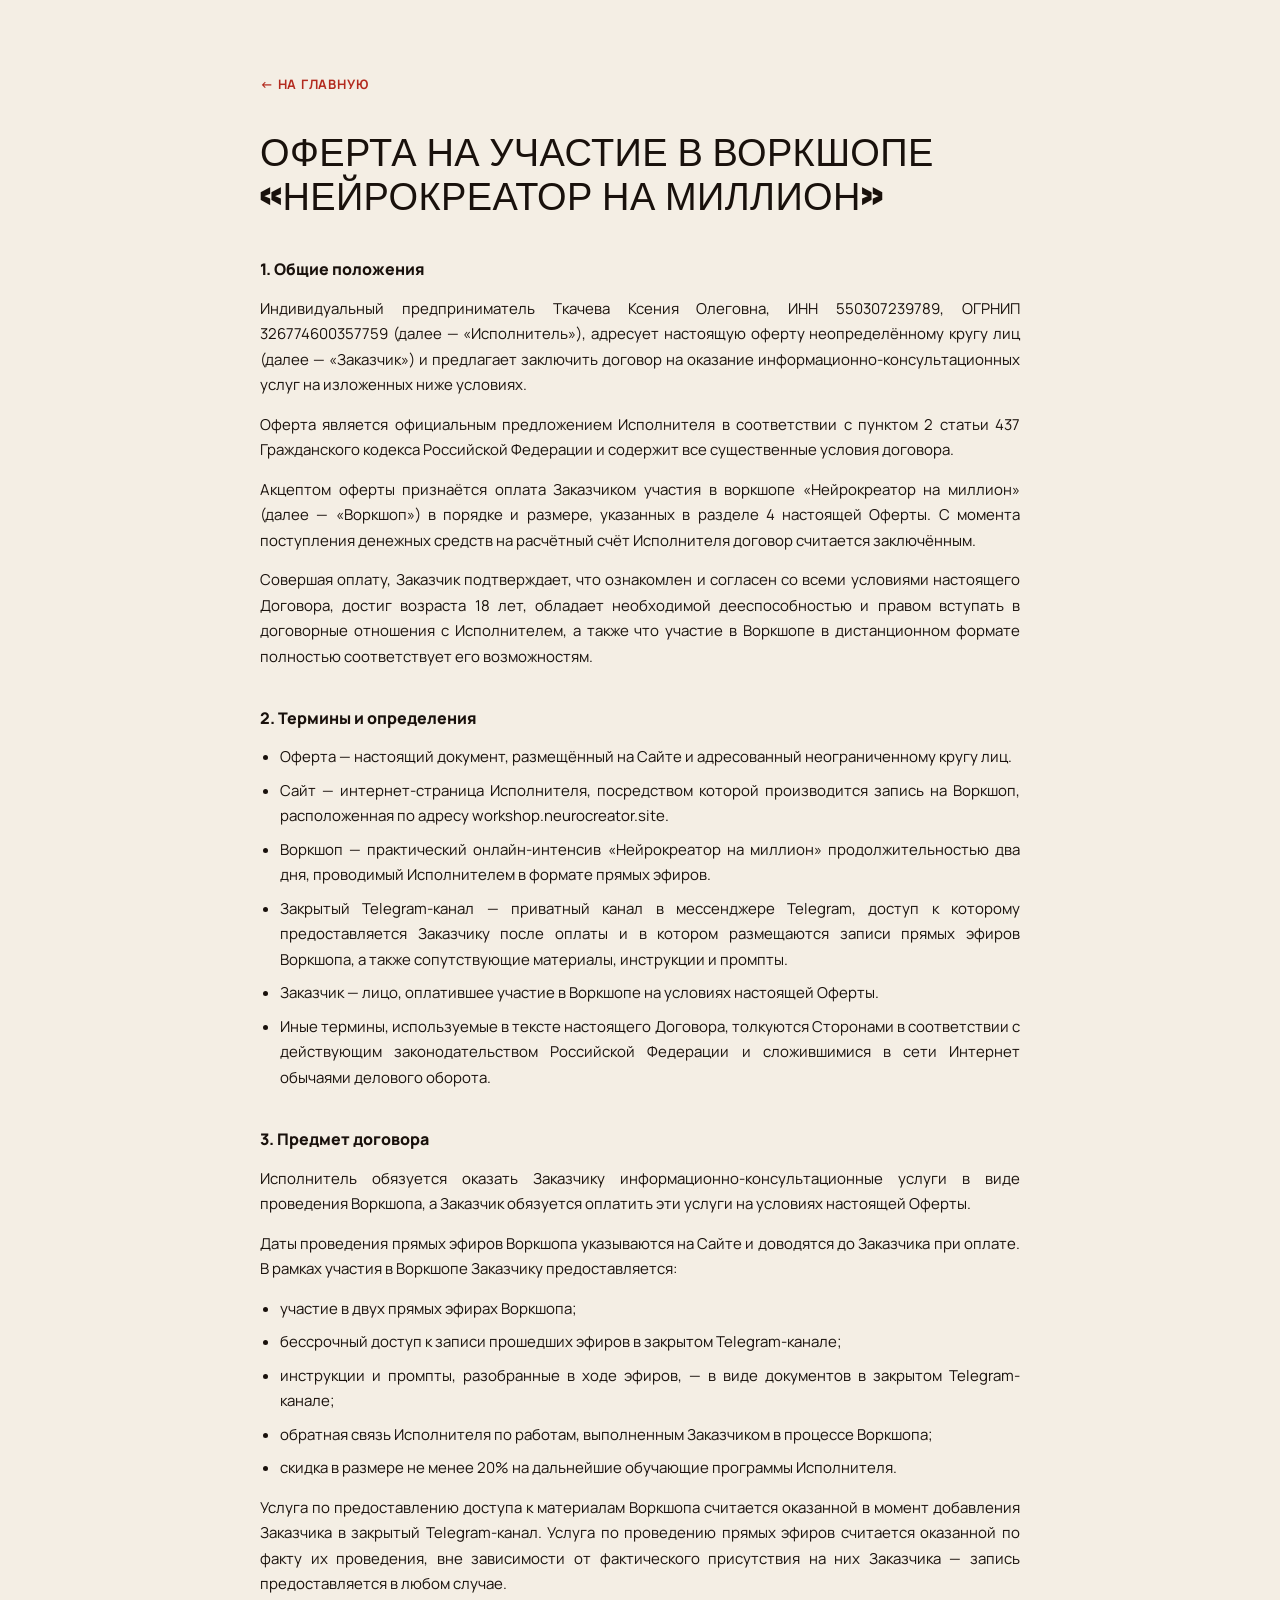
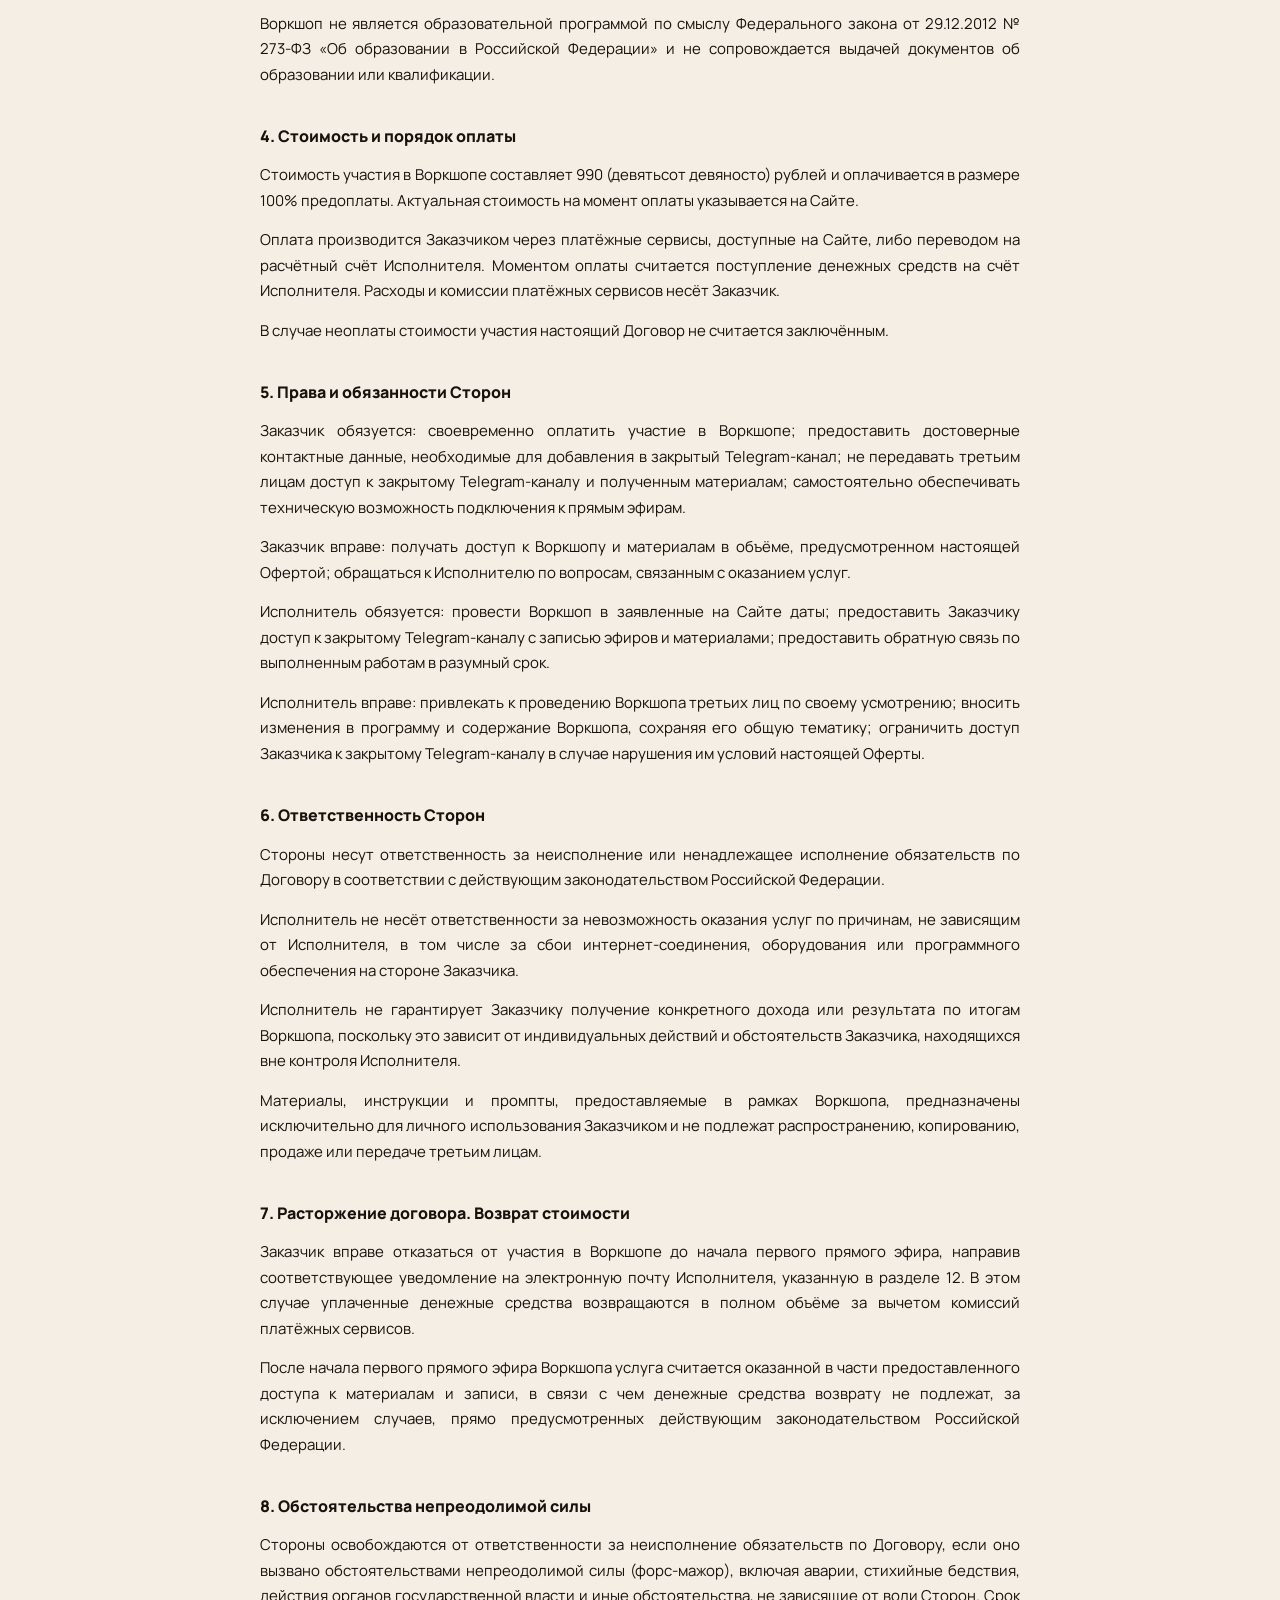
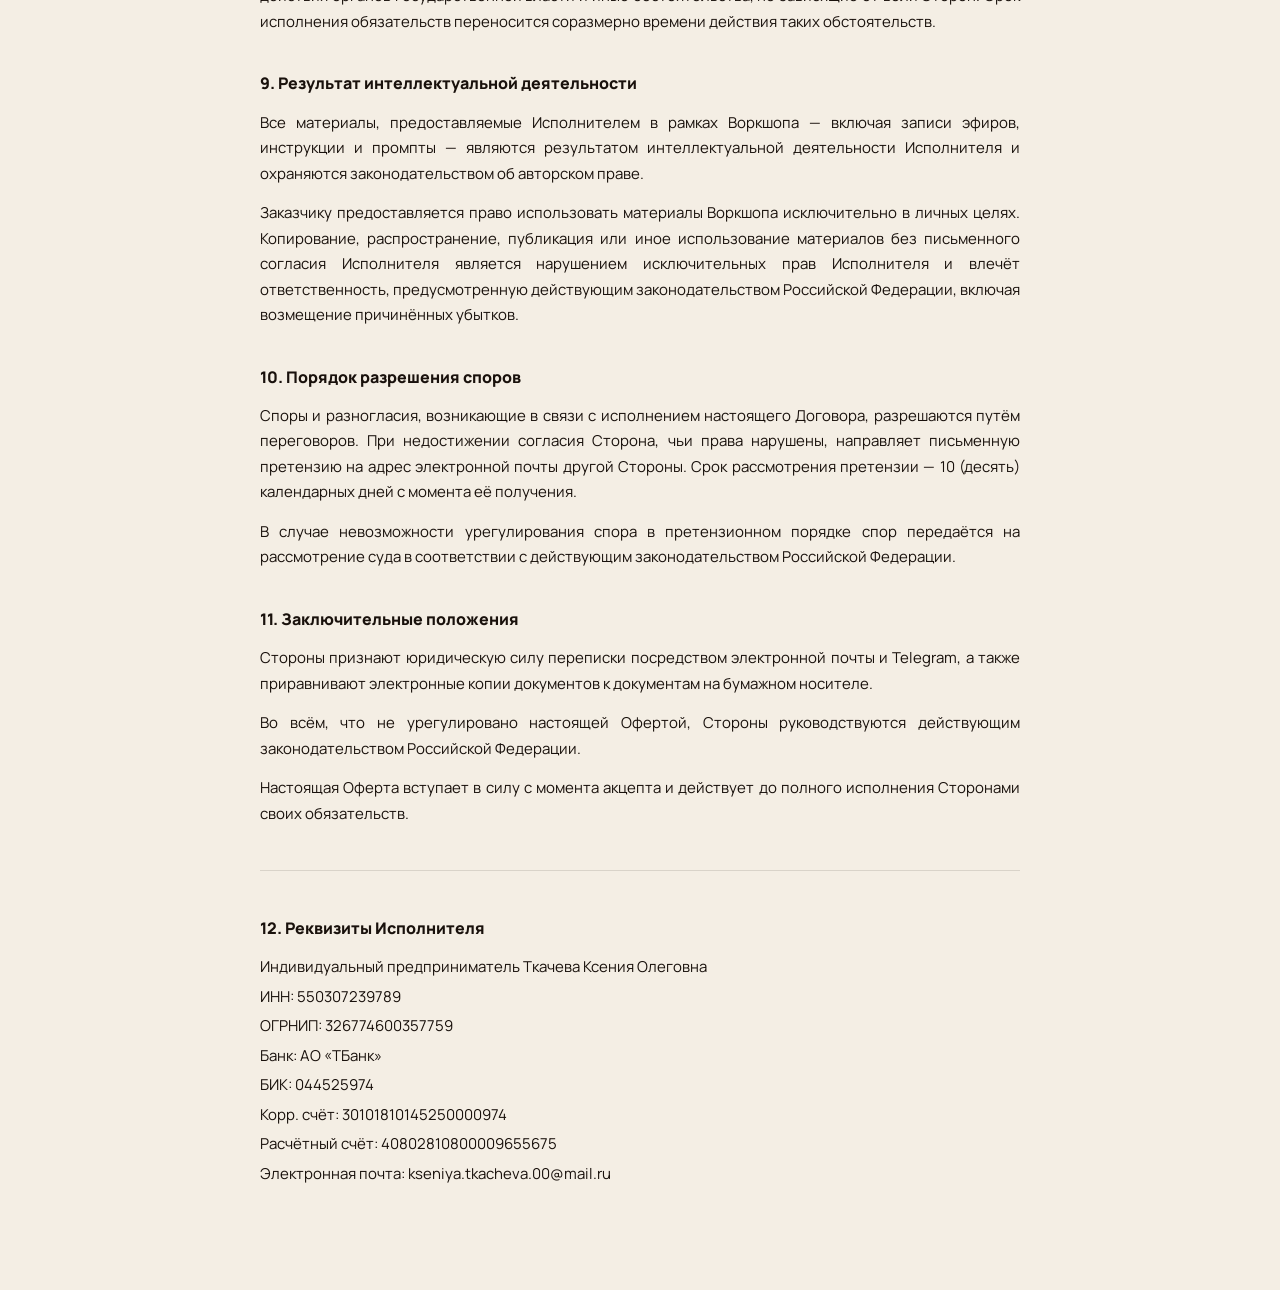
<file: oferta.html>
<!DOCTYPE html>
<html lang="ru">
<head>
<meta charset="UTF-8">
<meta name="viewport" content="width=device-width, initial-scale=1.0">
<title>Оферта — Нейро Визуал</title>
<link rel="stylesheet" href="https://fonts.googleapis.com/css2?family=Anton&family=Manrope:wght@300;400;500;600;700;800&display=swap">
<style>
  :root{
    --cream:#f4eee4; --paper:#fbf8f2; --ink:#19110c; --ink-soft:#5c4f47;
    --red:#b32a1e; --line:rgba(25,17,12,.12);
    --sans:'Manrope','Segoe UI',Arial,sans-serif; --display:'Anton','Arial Narrow',sans-serif;
  }
  *{box-sizing:border-box;}
  body{
    background:var(--cream); color:var(--ink); font-family:var(--sans); font-weight:400;
    line-height:1.7; margin:0; padding:70px 24px 100px;
  }
  .doc{ max-width:760px; margin:0 auto; }
  .back{ display:inline-block; margin-bottom:34px; font-size:13px; letter-spacing:.06em; text-transform:uppercase; color:var(--red); font-weight:700; text-decoration:none; }
  h1{ font-family:var(--display); font-weight:400; text-transform:uppercase; font-size:clamp(26px,4vw,38px); line-height:1.15; margin:0 0 40px; letter-spacing:.01em; }
  h2{ font-family:var(--sans); font-weight:800; font-size:16px; margin:36px 0 12px; color:var(--ink); }
  p{ margin:0 0 14px; font-size:15px; color:var(--ink); text-align:justify; }
  ul{ margin:0 0 14px; padding-left:20px; }
  li{ margin-bottom:8px; font-size:15px; text-align:justify; }
  .req p{ margin:0 0 4px; }
  hr{ border:none; border-top:1px solid var(--line); margin:44px 0; }
</style>
</head>
<body>
  <div class="doc">
    <a href="index.html" class="back">← На главную</a>
    <h1>Оферта на участие в воркшопе «Нейрокреатор на миллион»</h1>

    <h2>1. Общие положения</h2>
    <p>Индивидуальный предприниматель Ткачева Ксения Олеговна, ИНН 550307239789, ОГРНИП 326774600357759 (далее — «Исполнитель»), адресует настоящую оферту неопределённому кругу лиц (далее — «Заказчик») и предлагает заключить договор на оказание информационно-консультационных услуг на изложенных ниже условиях.</p>
    <p>Оферта является официальным предложением Исполнителя в соответствии с пунктом 2 статьи 437 Гражданского кодекса Российской Федерации и содержит все существенные условия договора.</p>
    <p>Акцептом оферты признаётся оплата Заказчиком участия в воркшопе «Нейрокреатор на миллион» (далее — «Воркшоп») в порядке и размере, указанных в разделе 4 настоящей Оферты. С момента поступления денежных средств на расчётный счёт Исполнителя договор считается заключённым.</p>
    <p>Совершая оплату, Заказчик подтверждает, что ознакомлен и согласен со всеми условиями настоящего Договора, достиг возраста 18 лет, обладает необходимой дееспособностью и правом вступать в договорные отношения с Исполнителем, а также что участие в Воркшопе в дистанционном формате полностью соответствует его возможностям.</p>

    <h2>2. Термины и определения</h2>
    <ul>
      <li>Оферта — настоящий документ, размещённый на Сайте и адресованный неограниченному кругу лиц.</li>
      <li>Сайт — интернет-страница Исполнителя, посредством которой производится запись на Воркшоп, расположенная по адресу workshop.neurocreator.site.</li>
      <li>Воркшоп — практический онлайн-интенсив «Нейрокреатор на миллион» продолжительностью два дня, проводимый Исполнителем в формате прямых эфиров.</li>
      <li>Закрытый Telegram-канал — приватный канал в мессенджере Telegram, доступ к которому предоставляется Заказчику после оплаты и в котором размещаются записи прямых эфиров Воркшопа, а также сопутствующие материалы, инструкции и промпты.</li>
      <li>Заказчик — лицо, оплатившее участие в Воркшопе на условиях настоящей Оферты.</li>
      <li>Иные термины, используемые в тексте настоящего Договора, толкуются Сторонами в соответствии с действующим законодательством Российской Федерации и сложившимися в сети Интернет обычаями делового оборота.</li>
    </ul>

    <h2>3. Предмет договора</h2>
    <p>Исполнитель обязуется оказать Заказчику информационно-консультационные услуги в виде проведения Воркшопа, а Заказчик обязуется оплатить эти услуги на условиях настоящей Оферты.</p>
    <p>Даты проведения прямых эфиров Воркшопа указываются на Сайте и доводятся до Заказчика при оплате. В рамках участия в Воркшопе Заказчику предоставляется:</p>
    <ul>
      <li>участие в двух прямых эфирах Воркшопа;</li>
      <li>бессрочный доступ к записи прошедших эфиров в закрытом Telegram-канале;</li>
      <li>инструкции и промпты, разобранные в ходе эфиров, — в виде документов в закрытом Telegram-канале;</li>
      <li>обратная связь Исполнителя по работам, выполненным Заказчиком в процессе Воркшопа;</li>
      <li>скидка в размере не менее 20% на дальнейшие обучающие программы Исполнителя.</li>
    </ul>
    <p>Услуга по предоставлению доступа к материалам Воркшопа считается оказанной в момент добавления Заказчика в закрытый Telegram-канал. Услуга по проведению прямых эфиров считается оказанной по факту их проведения, вне зависимости от фактического присутствия на них Заказчика — запись предоставляется в любом случае.</p>
    <p>Воркшоп не является образовательной программой по смыслу Федерального закона от 29.12.2012 № 273-ФЗ «Об образовании в Российской Федерации» и не сопровождается выдачей документов об образовании или квалификации.</p>

    <h2>4. Стоимость и порядок оплаты</h2>
    <p>Стоимость участия в Воркшопе составляет 990 (девятьсот девяносто) рублей и оплачивается в размере 100% предоплаты. Актуальная стоимость на момент оплаты указывается на Сайте.</p>
    <p>Оплата производится Заказчиком через платёжные сервисы, доступные на Сайте, либо переводом на расчётный счёт Исполнителя. Моментом оплаты считается поступление денежных средств на счёт Исполнителя. Расходы и комиссии платёжных сервисов несёт Заказчик.</p>
    <p>В случае неоплаты стоимости участия настоящий Договор не считается заключённым.</p>

    <h2>5. Права и обязанности Сторон</h2>
    <p>Заказчик обязуется: своевременно оплатить участие в Воркшопе; предоставить достоверные контактные данные, необходимые для добавления в закрытый Telegram-канал; не передавать третьим лицам доступ к закрытому Telegram-каналу и полученным материалам; самостоятельно обеспечивать техническую возможность подключения к прямым эфирам.</p>
    <p>Заказчик вправе: получать доступ к Воркшопу и материалам в объёме, предусмотренном настоящей Офертой; обращаться к Исполнителю по вопросам, связанным с оказанием услуг.</p>
    <p>Исполнитель обязуется: провести Воркшоп в заявленные на Сайте даты; предоставить Заказчику доступ к закрытому Telegram-каналу с записью эфиров и материалами; предоставить обратную связь по выполненным работам в разумный срок.</p>
    <p>Исполнитель вправе: привлекать к проведению Воркшопа третьих лиц по своему усмотрению; вносить изменения в программу и содержание Воркшопа, сохраняя его общую тематику; ограничить доступ Заказчика к закрытому Telegram-каналу в случае нарушения им условий настоящей Оферты.</p>

    <h2>6. Ответственность Сторон</h2>
    <p>Стороны несут ответственность за неисполнение или ненадлежащее исполнение обязательств по Договору в соответствии с действующим законодательством Российской Федерации.</p>
    <p>Исполнитель не несёт ответственности за невозможность оказания услуг по причинам, не зависящим от Исполнителя, в том числе за сбои интернет-соединения, оборудования или программного обеспечения на стороне Заказчика.</p>
    <p>Исполнитель не гарантирует Заказчику получение конкретного дохода или результата по итогам Воркшопа, поскольку это зависит от индивидуальных действий и обстоятельств Заказчика, находящихся вне контроля Исполнителя.</p>
    <p>Материалы, инструкции и промпты, предоставляемые в рамках Воркшопа, предназначены исключительно для личного использования Заказчиком и не подлежат распространению, копированию, продаже или передаче третьим лицам.</p>

    <h2>7. Расторжение договора. Возврат стоимости</h2>
    <p>Заказчик вправе отказаться от участия в Воркшопе до начала первого прямого эфира, направив соответствующее уведомление на электронную почту Исполнителя, указанную в разделе 12. В этом случае уплаченные денежные средства возвращаются в полном объёме за вычетом комиссий платёжных сервисов.</p>
    <p>После начала первого прямого эфира Воркшопа услуга считается оказанной в части предоставленного доступа к материалам и записи, в связи с чем денежные средства возврату не подлежат, за исключением случаев, прямо предусмотренных действующим законодательством Российской Федерации.</p>

    <h2>8. Обстоятельства непреодолимой силы</h2>
    <p>Стороны освобождаются от ответственности за неисполнение обязательств по Договору, если оно вызвано обстоятельствами непреодолимой силы (форс-мажор), включая аварии, стихийные бедствия, действия органов государственной власти и иные обстоятельства, не зависящие от воли Сторон. Срок исполнения обязательств переносится соразмерно времени действия таких обстоятельств.</p>

    <h2>9. Результат интеллектуальной деятельности</h2>
    <p>Все материалы, предоставляемые Исполнителем в рамках Воркшопа — включая записи эфиров, инструкции и промпты — являются результатом интеллектуальной деятельности Исполнителя и охраняются законодательством об авторском праве.</p>
    <p>Заказчику предоставляется право использовать материалы Воркшопа исключительно в личных целях. Копирование, распространение, публикация или иное использование материалов без письменного согласия Исполнителя является нарушением исключительных прав Исполнителя и влечёт ответственность, предусмотренную действующим законодательством Российской Федерации, включая возмещение причинённых убытков.</p>

    <h2>10. Порядок разрешения споров</h2>
    <p>Споры и разногласия, возникающие в связи с исполнением настоящего Договора, разрешаются путём переговоров. При недостижении согласия Сторона, чьи права нарушены, направляет письменную претензию на адрес электронной почты другой Стороны. Срок рассмотрения претензии — 10 (десять) календарных дней с момента её получения.</p>
    <p>В случае невозможности урегулирования спора в претензионном порядке спор передаётся на рассмотрение суда в соответствии с действующим законодательством Российской Федерации.</p>

    <h2>11. Заключительные положения</h2>
    <p>Стороны признают юридическую силу переписки посредством электронной почты и Telegram, а также приравнивают электронные копии документов к документам на бумажном носителе.</p>
    <p>Во всём, что не урегулировано настоящей Офертой, Стороны руководствуются действующим законодательством Российской Федерации.</p>
    <p>Настоящая Оферта вступает в силу с момента акцепта и действует до полного исполнения Сторонами своих обязательств.</p>

    <hr>

    <h2>12. Реквизиты Исполнителя</h2>
    <div class="req">
      <p>Индивидуальный предприниматель Ткачева Ксения Олеговна</p>
      <p>ИНН: 550307239789</p>
      <p>ОГРНИП: 326774600357759</p>
      <p>Банк: АО «ТБанк»</p>
      <p>БИК: 044525974</p>
      <p>Корр. счёт: 30101810145250000974</p>
      <p>Расчётный счёт: 40802810800009655675</p>
      <p>Электронная почта: kseniya.tkacheva.00@mail.ru</p>
    </div>
  </div>
</body>
</html>
</file>
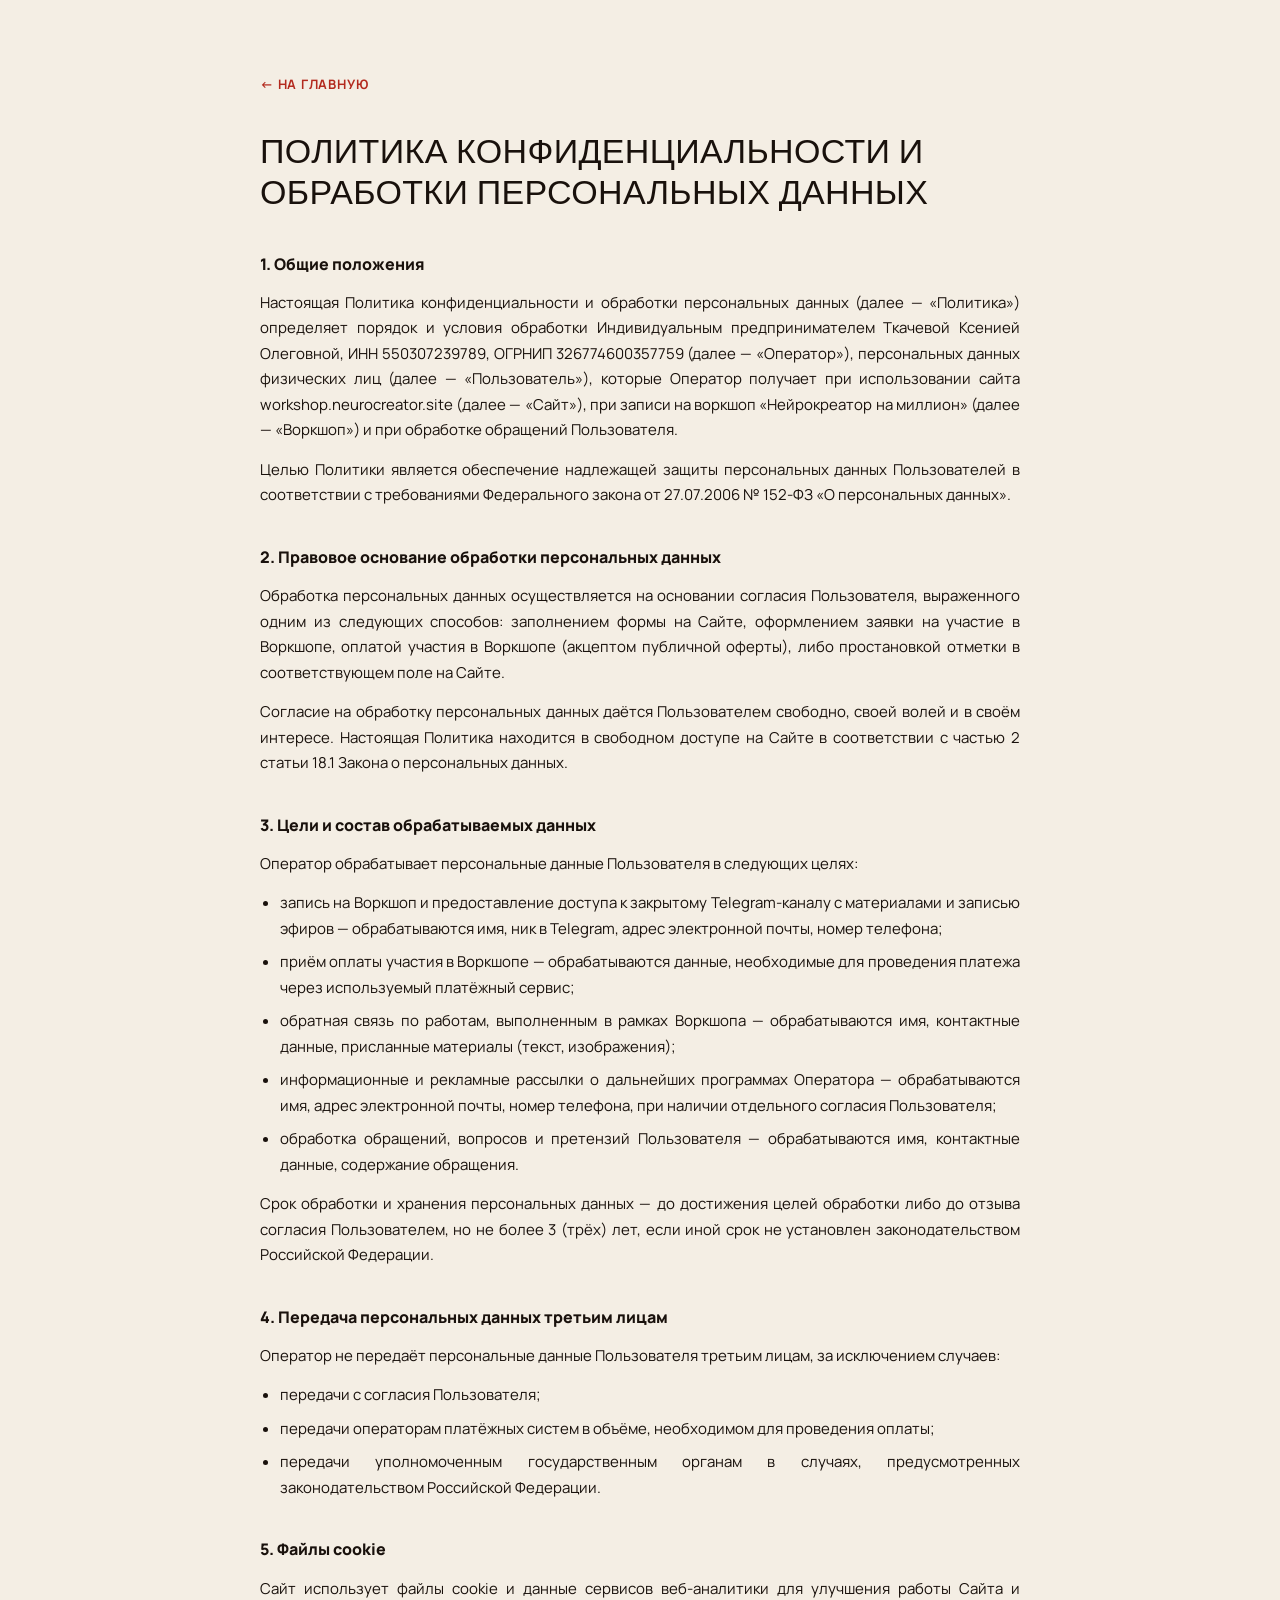
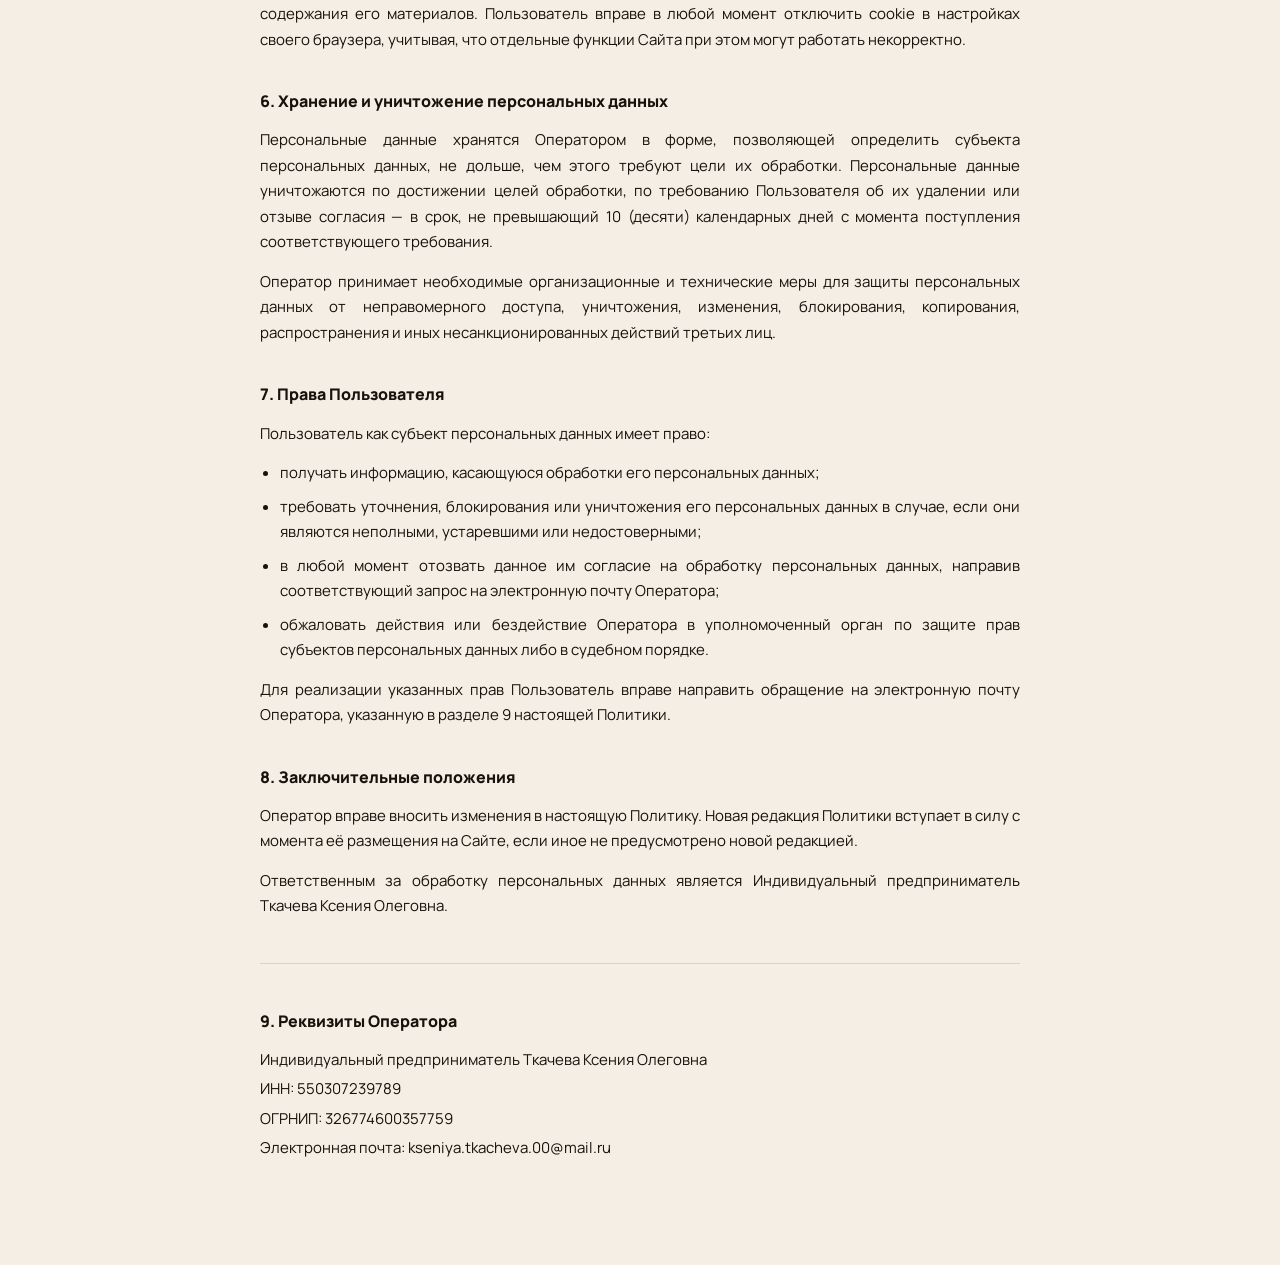
<file: privacy.html>
<!DOCTYPE html>
<html lang="ru">
<head>
<meta charset="UTF-8">
<meta name="viewport" content="width=device-width, initial-scale=1.0">
<title>Политика конфиденциальности — Нейро Визуал</title>
<link rel="stylesheet" href="https://fonts.googleapis.com/css2?family=Anton&family=Manrope:wght@300;400;500;600;700;800&display=swap">
<style>
  :root{
    --cream:#f4eee4; --paper:#fbf8f2; --ink:#19110c; --ink-soft:#5c4f47;
    --red:#b32a1e; --line:rgba(25,17,12,.12);
    --sans:'Manrope','Segoe UI',Arial,sans-serif; --display:'Anton','Arial Narrow',sans-serif;
  }
  *{box-sizing:border-box;}
  body{
    background:var(--cream); color:var(--ink); font-family:var(--sans); font-weight:400;
    line-height:1.7; margin:0; padding:70px 24px 100px;
  }
  .doc{ max-width:760px; margin:0 auto; }
  .back{ display:inline-block; margin-bottom:34px; font-size:13px; letter-spacing:.06em; text-transform:uppercase; color:var(--red); font-weight:700; text-decoration:none; }
  h1{ font-family:var(--display); font-weight:400; text-transform:uppercase; font-size:clamp(24px,3.6vw,34px); line-height:1.2; margin:0 0 40px; letter-spacing:.01em; }
  h2{ font-family:var(--sans); font-weight:800; font-size:16px; margin:36px 0 12px; color:var(--ink); }
  p{ margin:0 0 14px; font-size:15px; color:var(--ink); text-align:justify; }
  ul{ margin:0 0 14px; padding-left:20px; }
  li{ margin-bottom:8px; font-size:15px; text-align:justify; }
  .req p{ margin:0 0 4px; }
  hr{ border:none; border-top:1px solid var(--line); margin:44px 0; }
</style>
</head>
<body>
  <div class="doc">
    <a href="index.html" class="back">← На главную</a>
    <h1>Политика конфиденциальности и обработки персональных данных</h1>

    <h2>1. Общие положения</h2>
    <p>Настоящая Политика конфиденциальности и обработки персональных данных (далее — «Политика») определяет порядок и условия обработки Индивидуальным предпринимателем Ткачевой Ксенией Олеговной, ИНН 550307239789, ОГРНИП 326774600357759 (далее — «Оператор»), персональных данных физических лиц (далее — «Пользователь»), которые Оператор получает при использовании сайта workshop.neurocreator.site (далее — «Сайт»), при записи на воркшоп «Нейрокреатор на миллион» (далее — «Воркшоп») и при обработке обращений Пользователя.</p>
    <p>Целью Политики является обеспечение надлежащей защиты персональных данных Пользователей в соответствии с требованиями Федерального закона от 27.07.2006 № 152-ФЗ «О персональных данных».</p>

    <h2>2. Правовое основание обработки персональных данных</h2>
    <p>Обработка персональных данных осуществляется на основании согласия Пользователя, выраженного одним из следующих способов: заполнением формы на Сайте, оформлением заявки на участие в Воркшопе, оплатой участия в Воркшопе (акцептом публичной оферты), либо простановкой отметки в соответствующем поле на Сайте.</p>
    <p>Согласие на обработку персональных данных даётся Пользователем свободно, своей волей и в своём интересе. Настоящая Политика находится в свободном доступе на Сайте в соответствии с частью 2 статьи 18.1 Закона о персональных данных.</p>

    <h2>3. Цели и состав обрабатываемых данных</h2>
    <p>Оператор обрабатывает персональные данные Пользователя в следующих целях:</p>
    <ul>
      <li>запись на Воркшоп и предоставление доступа к закрытому Telegram-каналу с материалами и записью эфиров — обрабатываются имя, ник в Telegram, адрес электронной почты, номер телефона;</li>
      <li>приём оплаты участия в Воркшопе — обрабатываются данные, необходимые для проведения платежа через используемый платёжный сервис;</li>
      <li>обратная связь по работам, выполненным в рамках Воркшопа — обрабатываются имя, контактные данные, присланные материалы (текст, изображения);</li>
      <li>информационные и рекламные рассылки о дальнейших программах Оператора — обрабатываются имя, адрес электронной почты, номер телефона, при наличии отдельного согласия Пользователя;</li>
      <li>обработка обращений, вопросов и претензий Пользователя — обрабатываются имя, контактные данные, содержание обращения.</li>
    </ul>
    <p>Срок обработки и хранения персональных данных — до достижения целей обработки либо до отзыва согласия Пользователем, но не более 3 (трёх) лет, если иной срок не установлен законодательством Российской Федерации.</p>

    <h2>4. Передача персональных данных третьим лицам</h2>
    <p>Оператор не передаёт персональные данные Пользователя третьим лицам, за исключением случаев:</p>
    <ul>
      <li>передачи с согласия Пользователя;</li>
      <li>передачи операторам платёжных систем в объёме, необходимом для проведения оплаты;</li>
      <li>передачи уполномоченным государственным органам в случаях, предусмотренных законодательством Российской Федерации.</li>
    </ul>

    <h2>5. Файлы cookie</h2>
    <p>Сайт использует файлы cookie и данные сервисов веб-аналитики для улучшения работы Сайта и содержания его материалов. Пользователь вправе в любой момент отключить cookie в настройках своего браузера, учитывая, что отдельные функции Сайта при этом могут работать некорректно.</p>

    <h2>6. Хранение и уничтожение персональных данных</h2>
    <p>Персональные данные хранятся Оператором в форме, позволяющей определить субъекта персональных данных, не дольше, чем этого требуют цели их обработки. Персональные данные уничтожаются по достижении целей обработки, по требованию Пользователя об их удалении или отзыве согласия — в срок, не превышающий 10 (десяти) календарных дней с момента поступления соответствующего требования.</p>
    <p>Оператор принимает необходимые организационные и технические меры для защиты персональных данных от неправомерного доступа, уничтожения, изменения, блокирования, копирования, распространения и иных несанкционированных действий третьих лиц.</p>

    <h2>7. Права Пользователя</h2>
    <p>Пользователь как субъект персональных данных имеет право:</p>
    <ul>
      <li>получать информацию, касающуюся обработки его персональных данных;</li>
      <li>требовать уточнения, блокирования или уничтожения его персональных данных в случае, если они являются неполными, устаревшими или недостоверными;</li>
      <li>в любой момент отозвать данное им согласие на обработку персональных данных, направив соответствующий запрос на электронную почту Оператора;</li>
      <li>обжаловать действия или бездействие Оператора в уполномоченный орган по защите прав субъектов персональных данных либо в судебном порядке.</li>
    </ul>
    <p>Для реализации указанных прав Пользователь вправе направить обращение на электронную почту Оператора, указанную в разделе 9 настоящей Политики.</p>

    <h2>8. Заключительные положения</h2>
    <p>Оператор вправе вносить изменения в настоящую Политику. Новая редакция Политики вступает в силу с момента её размещения на Сайте, если иное не предусмотрено новой редакцией.</p>
    <p>Ответственным за обработку персональных данных является Индивидуальный предприниматель Ткачева Ксения Олеговна.</p>

    <hr>

    <h2>9. Реквизиты Оператора</h2>
    <div class="req">
      <p>Индивидуальный предприниматель Ткачева Ксения Олеговна</p>
      <p>ИНН: 550307239789</p>
      <p>ОГРНИП: 326774600357759</p>
      <p>Электронная почта: kseniya.tkacheva.00@mail.ru</p>
    </div>
  </div>
</body>
</html>
</file>
